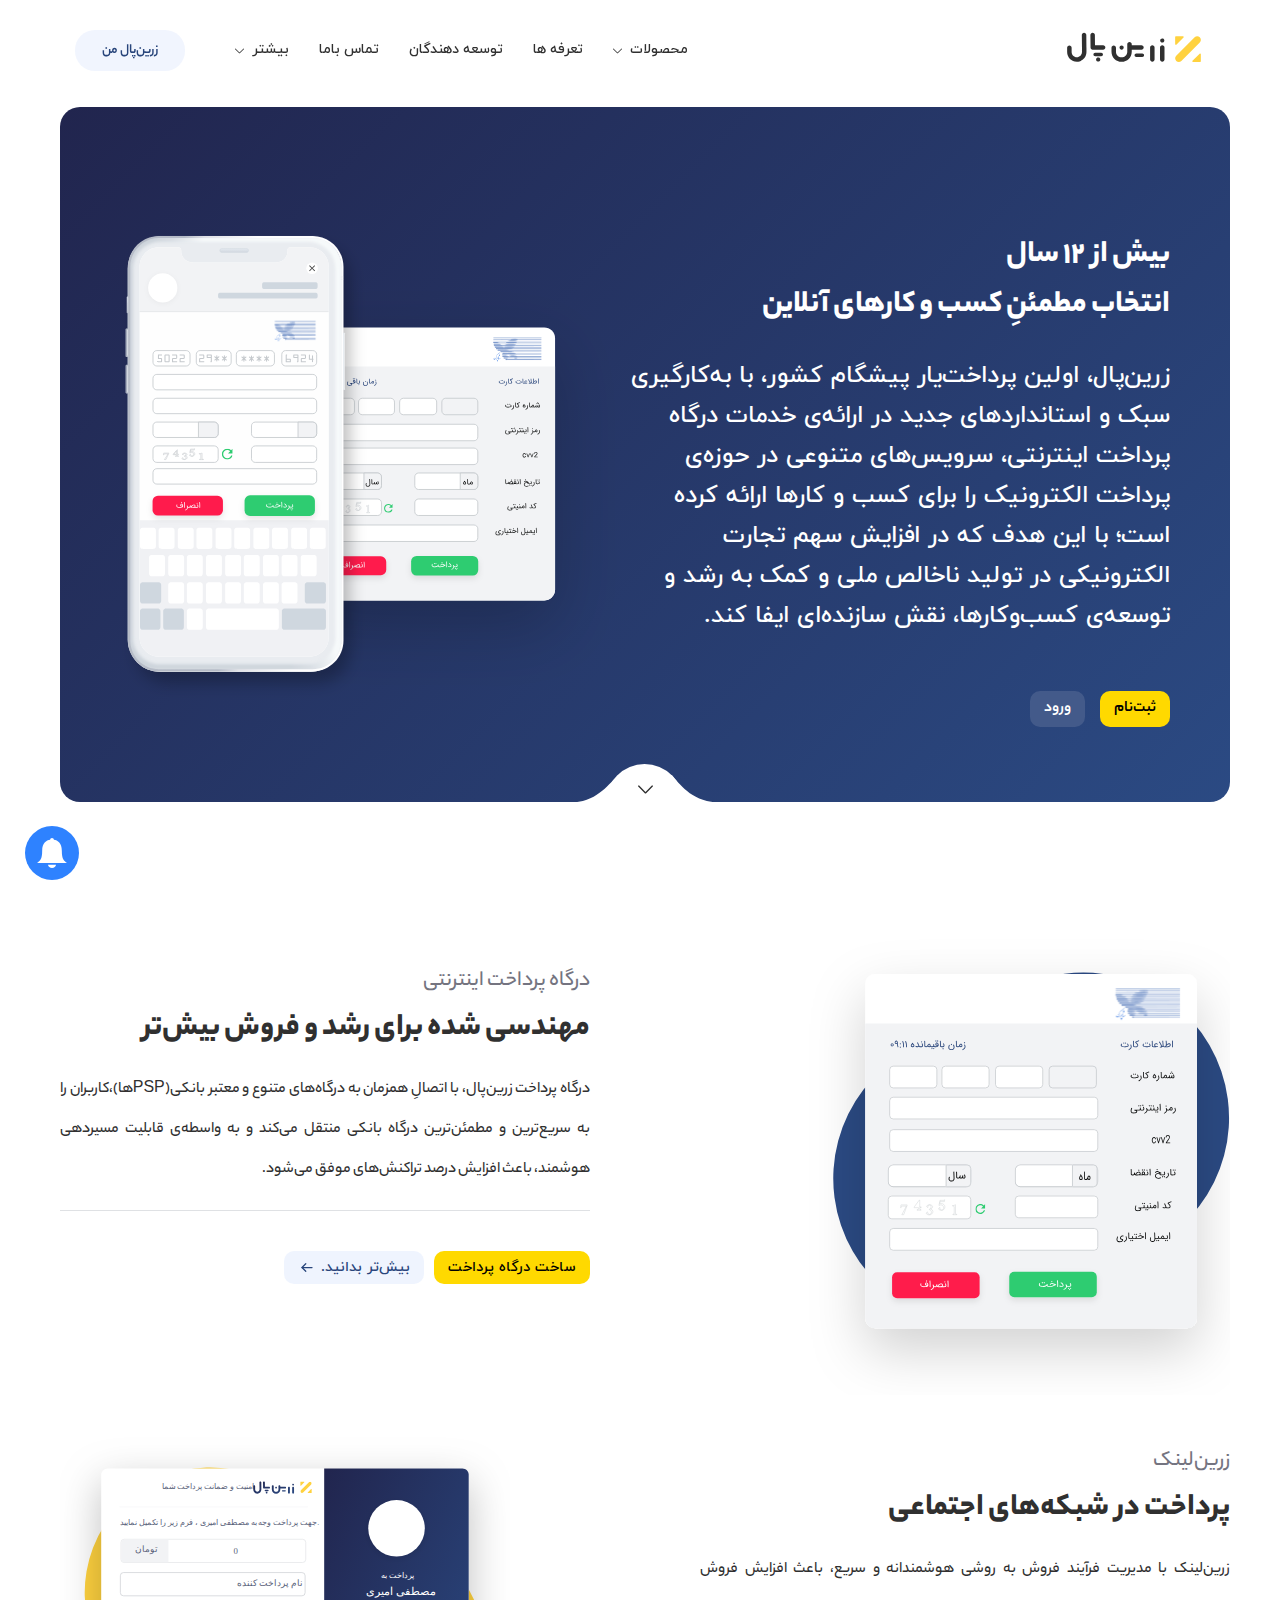
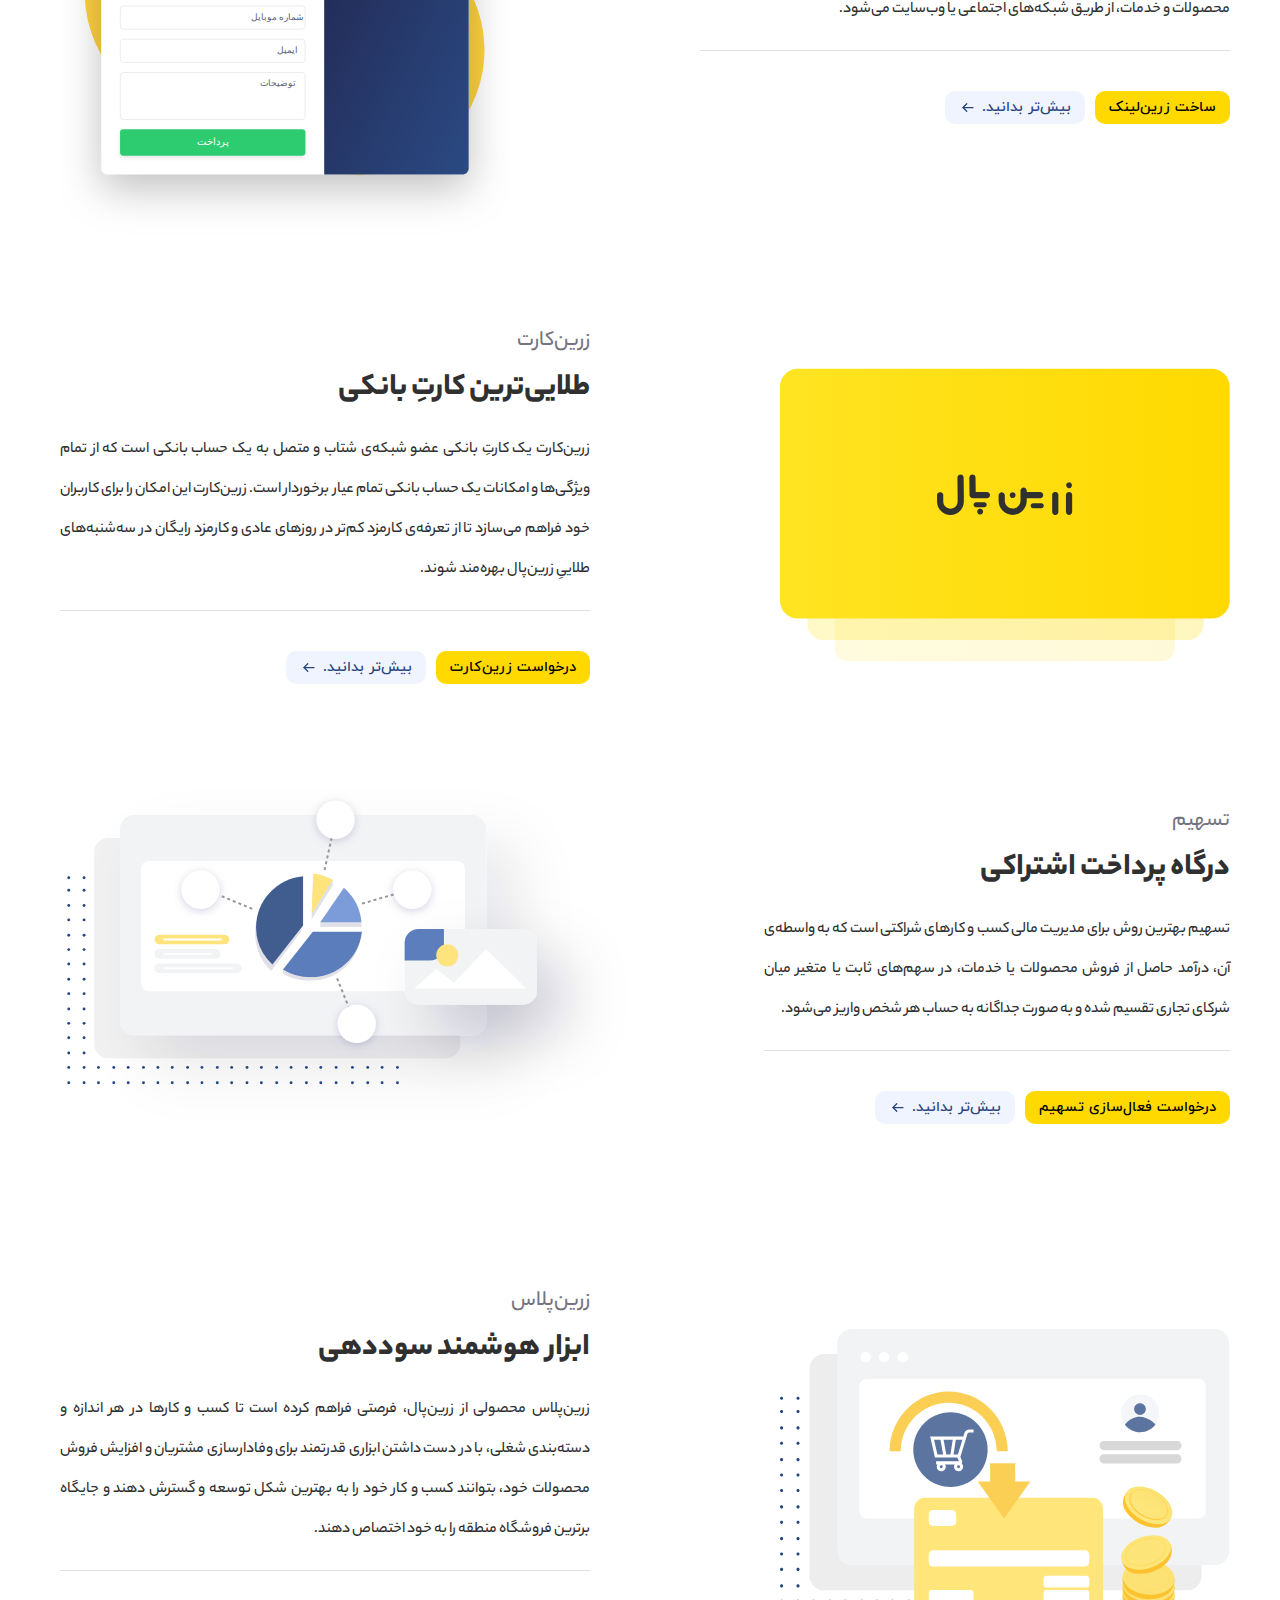
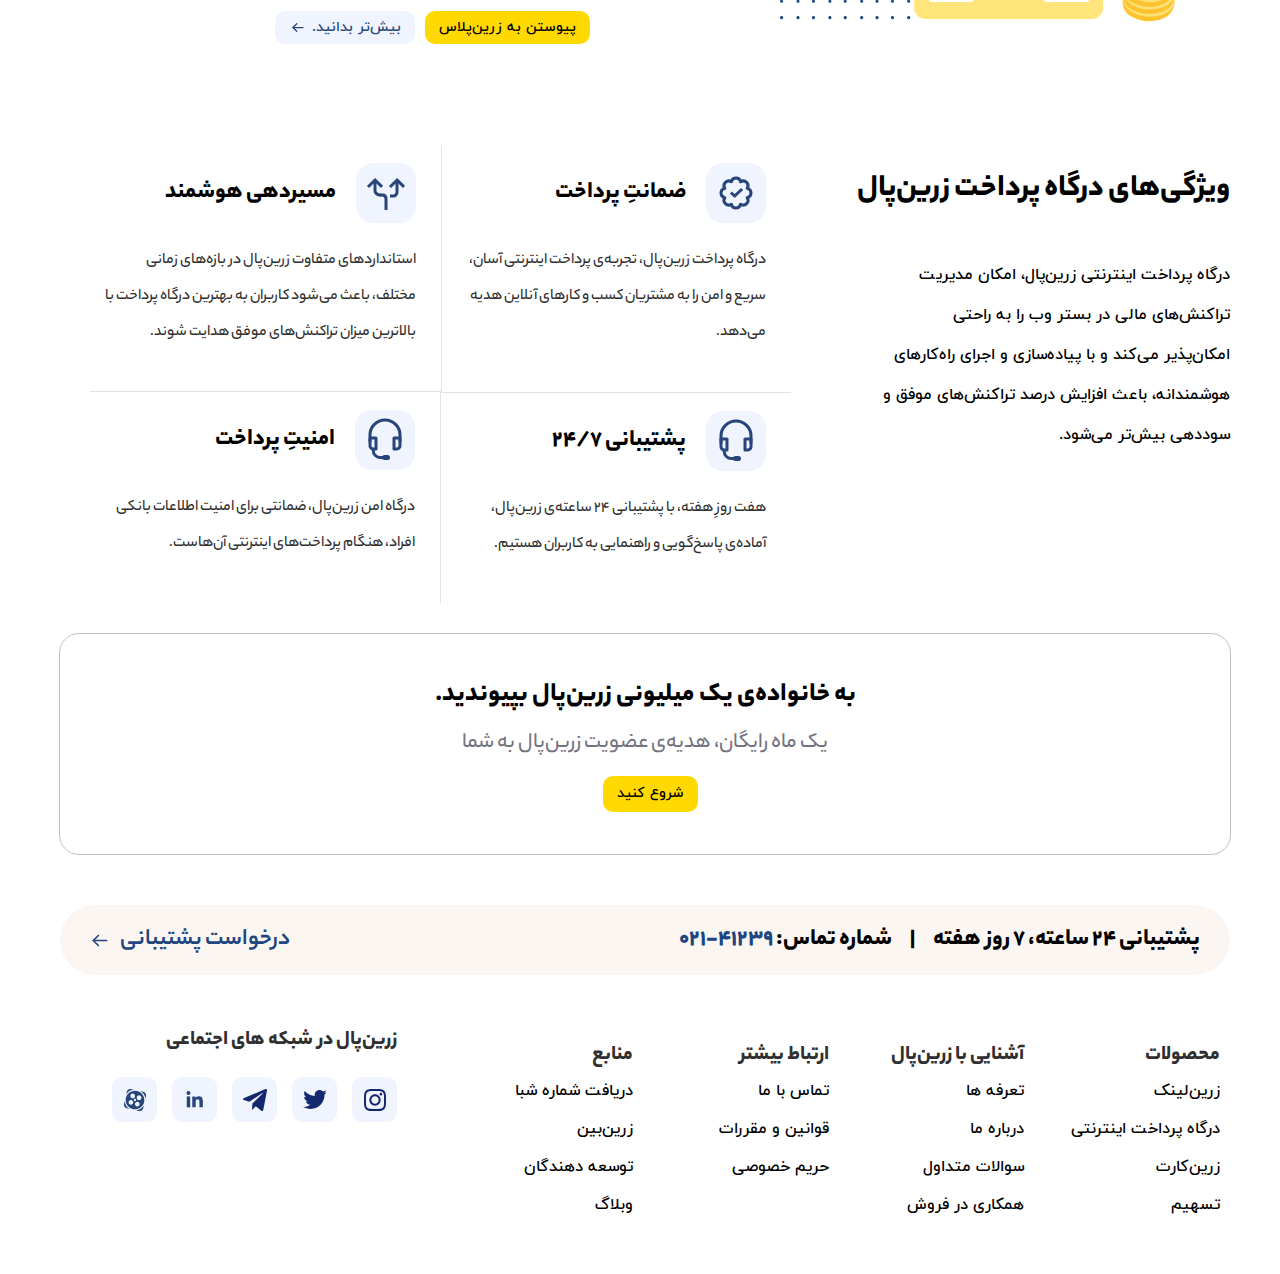
<file: index.html>
<!DOCTYPE html>
<html lang="fa" dir="rtl">

<head>
    <meta charset="UTF-8">
    <meta name="viewport" content="width=device-width, initial-scale=1.0">
    <link rel="stylesheet" href="./styles/style.css">
    <link rel="stylesheet" href="./styles/fonts.css">
    <link rel="shortcut icon" href="./images/favicon.ico">
    <meta name="keywords" content="HTML, CSS, JavaScript">
    <meta name="description" content="Test WEB , HTML , CSS ,ZarinPal ">
    <meta name="author" content="Shahab Sanei">
    <meta http-equiv="refresh" content="30">
    <meta name="viewport" content="width=device-width, initial-scale=1.0">
    <link rel="stylesheet" href="https://cdnjs.cloudflare.com/ajax/libs/font-awesome/6.1.1/css/all.min.css" integrity="sha512-KfkfwYDsLkIlwQp6LFnl8zNdLGxu9YAA1QvwINks4PhcElQSvqcyVLLD9aMhXd13uQjoXtEKNosOWaZqXgel0g==" crossorigin="anonymous" referrerpolicy="no-referrer"
    />
    <title>ZarinPal - Shahab Sanei</title>
</head>

<body>

    <header>
        <!-- Logo -->
        <div>
            <img class="logo" src="./images/logo-white.svg" alt="ZarinPal Logo">
        </div>
        <!-- Nav Bar Asli -->
        <nav>
            <ul class="header-ul">
                <li class="more-menu" id="show-product-menu">
                    <a href="#">محصولات</a>
                    <img src="./images/down-arrow-svgrepo-com.svg" alt="Arrow Down">
                    <div class="product-menu">
                        <div>
                            <a href="#">
                                <p>درگاه پرداخت</p>
                                <p>مهندسی شده برای فروش بیشتر</p>
                            </a>
                            <a href="#">
                                <p>درگاه پرداخت</p>
                                <p>مهندسی شده برای فروش بیشتر</p>
                            </a>
                            <a href="#">
                                <p>درگاه پرداخت</p>
                                <p>مهندسی شده برای فروش بیشتر</p>
                            </a>
                        </div>
                        <div>
                            <a href="#">
                                <p>زرین‌کارت</p>
                                <p>طلایی ترین کارت بانکی</p>
                            </a>
                            <a href="#">
                                <p>زرین‌کارت</p>
                                <p>طلایی ترین کارت بانکی</p>
                            </a>
                        </div>

                    </div>
                </li>
                <li>
                    <a href="#">تعرفه ها</a>
                </li>
                <li>
                    <a href="#">توسعه دهندگان</a>
                </li>
                <li>
                    <a href="#">تماس باما</a>
                </li>
                <li class="more-menu" id="show-more-menu">
                    <a href="#">بیشتر</a>
                    <img src="./images/down-arrow-svgrepo-com.svg" alt="">
                    <ul>
                        <li>
                            <a href="#">
                                <p>وبلاگ</p>
                            </a>
                        </li>
                        <li>
                            <a href="#">
                                <p>دریافت‌شماره‌شبا</p>
                            </a>
                        </li>
                        <li>
                            <a href="#">
                                <p>سوالات‌ متداول</p>
                            </a>
                        </li>
                        <li>
                            <a href="#">
                                <p>اپلیکیشن</p>
                            </a>
                        </li>
                        <li>
                            <a href="#">
                                <p>زرین‌پال</p>
                            </a>
                        </li>

                    </ul>
                </li>
                <li>
                    <a href="#">زرین‌پال من</a>
                </li>
            </ul>
        </nav>
        <!-- Hamburger Menus -->
        <!-- Logo -->
        <img class="hamburger-icon" src="./images/hamburger.svg" alt="Humbergur Menu">
        <!-- Open Menu -->
        <div class="hamburger-menu">
            <div class="cross-icon">
                <img src="./images/cross.svg" alt="Close Img">
            </div>
            <div class="hamburger-menu-items">
                <ul>
                    <li>
                        <a href="#">تعرفه ها</a>
                    </li>
                    <li>
                        <a href="#">اپلیکیشن</a>
                    </li>
                    <div class="line"></div>

                    <li>
                        <a href="#">سوالات متداول</a>
                    </li>
                    <li>
                        <a href="#">محصولات</a>
                    </li>
                    <li>
                        <a href="#">تماس باما</a>
                    </li>
                </ul>
            </div>
            <div class="more-item">
                <a href="#">زرین‌پال‌من</a>
                <img src="./images/arrow.svg" alt="Left Arrow">
            </div>
        </div>

    </header>
    <!-- Main Section -->
    <main>
        <!-- Banner Top -->
        <div class="banner">
            <div class="banner-text">
                <h3>بیش از ۱۲ سال</h3>
                <h3>انتخاب مطمئنِ کسب و کارهای آنلاین</h3>
                <p>زرین‌پال، اولین پرداخت‌یار پیشگام کشور، با به‌کارگیری سبک و استانداردهای جدید در ارائه‌ی خدمات درگاه پرداخت اینترنتی، سرویس‌های متنوعی در حوزه‌ی پرداخت الکترونیک را برای کسب و کارها ارائه کرده است؛ با این هدف که در افزایش سهم تجارت الکترونیکی
                    در تولید ناخالص ملی و کمک به رشد و توسعه‌ی کسب‌وکارها، نقش سازنده‌‌ای ایفا کند.</p>
                <div class="banner-btn">
                    <a class="register" href="#">ثبت‌نام</a>
                    <a class="login" href="#">ورود</a>
                </div>
            </div>

            <div class="banner-img">
                <img src="./images/home.svg" alt="">
            </div>

        </div>

        <div class="go-down">
            <div></div>
            <img src="./images/down-arrow-svgrepo-com.svg" alt="">
        </div>
    </main>
    <!-- Section 1 -->
    <section class="online-pay">
        <img class="section-img" src="./images/pg.svg" alt="Pay Out Img">

        <div class="section-text">
            <h2>درگاه پرداخت اینترنتی</h2>
            <h3>مهندسی شده برای رشد و فروش بیش‌تر</h3>
            <p>درگاه پرداخت زرین‌پال، با اتصالِ همزمان به درگاه‌های متنوع و معتبر بانکی(PSPها)،کاربران را به سریع‌ترین و مطمئن‌ترین درگاه بانکی منتقل می‌کند و به واسطه‌ی قابلیت مسیردهی هوشمند، باعث افزایش درصد تراکنش‌های موفق می‌شود.</p>
            <div class="section-btn">
                <a href="#" class="first-btn">
                        ساخت درگاه پرداخت
                    </a>
                <a href="#" class="tow-btn">بیش‌تر بدانید. <img src="./images/arrow.svg" alt=""></a>
            </div>
        </div>

    </section>
    <!-- Section 2 -->
    <section class="online-pay">
        <div class="section-text">
            <h2>زرین‌لینک</h2>
            <h3>پرداخت در شبکه‌های اجتماعی</h3>
            <p>زرین‌لینک با مدیریت فرآیند فروش به روشی هوشمندانه و سریع، باعث افزایش فروش محصولات و خدمات، از طریق شبکه‌های اجتماعی یا وب‌سایت می‌شود.</p>
            <div class="section-btn">
                <a href="#" class="first-btn">
                        ساخت زرین‌لینک
                    </a>
                <a href="#" class="tow-btn">بیش‌تر بدانید. <img src="./images/arrow.svg" alt=""></a>
            </div>
        </div>
        <img class="section-img" src="./images/social-image.svg" alt="Pay Out Img">
    </section>
    <!-- Section 3 -->
    <section class="online-pay">
        <img class="section-img" src="./images/zarincard.svg" alt="Pay Out Img">
        <div class="section-text">
            <h2>زرین‌کارت</h2>
            <h3>طلایی‌ترین کارتِ بانکی</h3>
            <p>زرین‌‌کارت یک کارتِ بانکی عضو شبکه‌‌ی شتاب و متصل به یک حساب بانکی است که از تمام ویژگی‌‌ها و امکانات یک حساب بانکی تمام عیار برخوردار است. زرین‌‌کارت این امکان را برای کاربران خود فراهم می‌‌سازد تا از تعرفه‌‌ی کارمزد کم‌‌تر در روزهای عادی
                و کارمزد رایگان در سه‌‌شنبه‌‌های طلاییِ زرین‌‌پال بهره‌‌مند شوند.</p>
            <div class="section-btn">
                <a href="#" class="first-btn">
                        درخواست زرین‌‌کارت
                </a>
                <a href="#" class="tow-btn">بیش‌تر بدانید. <img src="./images/arrow.svg" alt=""></a>
            </div>
        </div>
    </section>
    <!-- Section 4 -->
    <section class="online-pay">
        <div class="section-text">
            <h2>تسهیم</h2>
            <h3>درگاه پرداخت اشتراکی</h3>
            <p>تسهیم بهترین روش برای مدیریت مالی کسب‌ و کارهای شراکتی است که به واسطه‌ی آن، درآمد حاصل از فروش محصولات یا خدمات، در سهم‌های ثابت یا متغیر میان شرکای تجاری تقسیم شده و به صورت جداگانه به حساب هر شخص واریز می‌‌شود.</p>
            <div class="section-btn">
                <a href="#" class="first-btn">
                        درخواست فعال‌سازی تسهیم
                    </a>
                <a href="#" class="tow-btn">بیش‌تر بدانید. <img src="./images/arrow.svg" alt=""></a>
            </div>
        </div>
        <img style="width: 800px ;" class="section-img" src="./images/payout.svg" alt="Pay Out Img">
    </section>
    <!-- Section 5 -->
    <section class="online-pay">
        <img class="section-img" src="./images/zarinplus.svg" alt="Pay Out Img">
        <div class="section-text">
            <h2>زرین‌پلاس</h2>
            <h3>ابزار هوشمند سوددهی</h3>
            <p>زرین‌پلاس محصولی از زرین‌پال، فرصتی فراهم کرده است تا کسب و کارها در هر اندازه و دسته‌بندی شغلی، با در دست داشتن ابزاری قدرتمند برای وفادارسازی مشتریان و افزایش فروش محصولات خود، بتوانند کسب و کار خود را به بهترین شکل توسعه و گسترش دهند و
                جایگاه برترین فروشگاه منطقه را به خود اختصاص دهند.</p>
            <div class="section-btn">
                <a href="#" class="first-btn">
                        پیوستن به زرین‌پلاس
                    </a>
                <a href="#" class="tow-btn">بیش‌تر بدانید. <img src="./images/arrow.svg" alt=""></a>
            </div>
        </div>
    </section>
    <!-- Articles -->
    <article class="attributes">
        <div class="definition">
            <h3>ویژگی‌های درگاه پرداخت زرین‌پال</h3>
            <p>
                درگاه پرداخت اینترنتی زرین‌پال، امکان مدیریت تراکنش‌های مالی در بستر وب را به راحتی امکان‌پذیر می‌کند و با پیاده‌سازی و اجرای راه‌کارهای هوشمندانه، باعث افزایش درصد تراکنش‌های موفق و سوددهی بیش‌تر می‌شود.
            </p>
        </div>
        <div class="items">
            <div class="item first-item">
                <div>
                    <img src="./images/verifiedIcon.svg" />
                    <h4>ضمانتِ پرداخت</h4>
                </div>
                <p>
                    درگاه پرداخت زرین‌پال، تجربه‌ی پرداخت اینترنتی آسان، سریع و امن را به مشتریان کسب و کارهای آنلاین هدیه می‌دهد.
                </p>
            </div>
            <div class="item second-item">
                <div>
                    <img src="./images/splite.svg" />
                    <h4>مسیردهی هوشمند</h4>
                </div>
                <p>
                    استانداردهای متفاوت زرین‌پال در بازه‌های زمانی مختلف، باعث می‌شود کاربران به بهترین درگاه پرداخت با بالاترین میزان تراکنش‌های موفق هدایت شوند.
                </p>
            </div>
            <div class="item third-item">
                <div>
                    <img src="./images/support.svg" />
                    <h4>پشتیبانی ۲۴/۷</h4>
                </div>
                <p>
                    هفت روزِ هفته، با پشتیبانی ۲۴ ساعته‌ی زرین‌پال، آماده‌ی پاسخ‌گویی و راهنمایی به کاربران هستیم.
                </p>
            </div>
            <div class="item fourth-item">
                <div>
                    <img src="./images/support.svg" />
                    <h4>امنیتِ پرداخت</h4>
                </div>
                <p>
                    درگاه امن زرین‌پال، ضمانتی برای امنیت اطلاعات بانکی افراد، هنگام پرداخت‌‌های اینترنتی آن‌هاست.
                </p>
            </div>
        </div>
    </article>
    <!-- Start Box -->
    <div class="start-box">
        <h4>به خانواده‌ی یک میلیونی زرین‌پال بپیوندید.</h4>
        <p>یک ماه رایگان، هدیه‌ی عضویت زرین‌پال به شما</p>
        <a href="#">شروع کنید</a>
    </div>
    <!-- Support -->
    <div class="support">
        <div class="support-num">
            <p>
                پشتیبانی ۲۴ ساعته، ۷ روز هفته <span id="line-support">|</span> شماره تماس:
                <span id="phone-number"> ۴۱۲۳۹-۰۲۱ </span>
            </p>
        </div>
        <div class="support-req">
            <p>درخواست پشتیبانی</p>
            <img src="./images/arrow.svg" alt="">
        </div>
    </div>
    <!-- Footer -->
    <footer>
        <div class="footer-links">
            <div>
                <p>محصولات</p>
                <ul>
                    <li><a href="#">زرین‌لینک</a></li>
                    <li><a href="#">درگاه پرداخت اینترنتی</a></li>
                    <li><a href="#">زرین‌کارت</a></li>
                    <li><a href="#">تسهیم</a></li>
                </ul>
            </div>
            <div>
                <p>آشنایی با زرین‌پال</p>
                <ul>
                    <li><a href="#">تعرفه ها</a></li>
                    <li><a href="#">درباره ما</a></li>
                    <li><a href="#">سوالات متداول</a></li>
                    <li><a href="#">همکاری در فروش</a></li>
                </ul>
            </div>
            <div>
                <p>ارتباط بیشتر</p>
                <ul>
                    <li><a href="#">تماس با ما</a></li>
                    <li><a href="#">قوانین و مقررات</a></li>
                    <li><a href="#">حریم خصوصی</a></li>
                </ul>
            </div>
            <div>
                <p>منابع</p>
                <ul>
                    <li><a href="#">دریافت شماره شبا</a></li>
                    <li><a href="#">زرین‌بین</a></li>
                    <li><a href="#">توسعه دهندگان</a></li>
                    <li><a href="#">وبلاگ</a></li>
                </ul>
            </div>
        </div>
        <div class="social-media">
            <p>زرین‌پال در شبکه های اجتماعی</p>
            <div>
                <a><img src="./images/instagram.svg" /></a>
                <a><img src="./images/twitter.svg" /></a>
                <a><img src="./images/telegram.svg" /></a>
                <a><img src="./images/linkedin.svg" /></a>
                <a><img src="./images/aparat.svg" /></a>
            </div>
        </div>
    </footer>
    <div class="bell">
        <img src="./images/bell.svg" alt="Bell Img">
    </div>
    <script src="./js/script.js"></script>
</body>

</html>

<!-- Create By Shahab -->
</file>
<file: styles/style.css>
* {
    margin: 0;
    padding: 0;
}

body {
    font-family: iranyekanwebmedium, sans-serif;
}


/* Nav Bar And Header */

header {
    display: flex;
    justify-content: space-between;
    align-items: center;
    width: 1170px;
    margin: auto;
    padding: 21px 0 7px;
    background-color: rgba(255, 255, 255, 0.72);
    backdrop-filter: blur(20px);
    position: sticky;
    top: 0;
    transition: all 0.3s ease;
}

.logo {
    margin: 11px 28px;
}

.header-ul {
    display: flex;
    list-style: none;
}

.header-ul li {
    font-size: 14px;
    margin: 0 15px;
}

.header-ul li a {
    cursor: pointer;
    text-decoration: none;
    color: #303030;
}

.header-ul>li:last-child a {
    color: #28457b;
    background-color: rgba(232, 239, 254, 0.6);
    border-radius: 20px;
    padding: 10px 27px;
    margin-right: 20px;
    font-family: YekanBakhBold, sans-serif;
}

.header-ul>li:last-child a:hover {
    background-color: #fbf6d9;
    transition: .5s;
}

.more-menu {
    display: flex;
}

.more-menu img {
    width: 9px;
    margin-right: 8px;
}

.hamburger-icon {
    display: none;
    width: 27px;
}

.hamburger-menu {
    position: fixed;
    top: 0;
    right: 0;
    background-color: #fff;
    z-index: 100;
    width: 100%;
    font-family: YekanBakhBold, sans-serif;
    transform: translateY(-100%);
}

.cross-icon {
    width: 100%;
    text-align: left;
    padding: 25px 30px;
}

.cross-icon img {
    width: 20px;
    margin-left: 30px;
    text-align: left;
    padding: 25px 30px;
}

.hamburger-menu-items {
    padding: 10px 30px;
}

.hamburger-menu-items ul {
    list-style: none;
}

.hamburger-menu-items a {
    text-decoration: none;
    color: #000;
    display: inline-block;
    padding: 3px 0;
}

.line {
    height: 1px;
    background-color: #dfe1e4;
    margin: 8px 0;
}

.more-item {
    display: flex;
    background-color: #eee;
    padding: 20px 50px;
    align-items: center;
}

.more-item img {
    width: 15px;
    margin-right: 5px;
}

.more-item a {
    text-decoration: none;
    color: #28457b;
    font-size: 0.85rem;
}

.show-hamburger-menu {
    animation: fadeinDown 0.25s forwards;
}

#show-more-menu {
    position: relative;
}

#show-more-menu ul {
    position: absolute;
    top: 0;
    left: -35px;
    background-color: #fff;
    border-top: 5px solid #f8e88b;
    border-radius: 12px;
    padding-top: 20px;
    padding-bottom: 20px;
    margin-top: 23px;
    list-style: none;
    width: 123px;
    display: none;
}

#show-more-menu li {
    margin: 0;
    padding: 10px 20px;
    font-size: .8rem;
    color: #000;
}

#show-more-menu li:hover {
    background-color: rgba(232, 239, 254, 0.6);
}

#show-product-menu {
    position: relative;
}

.product-menu {
    position: absolute;
    top: 0;
    left: -135px;
    display: none;
    justify-content: flex-start;
    background-color: #fff;
    border-top: 5px solid #f8e88b;
    width: 372px;
    border-radius: 12px;
    padding-top: 5px;
    padding-bottom: 20px;
    margin-top: 23px;
}

.product-menu a:hover {
    background-color: rgba(232, 239, 254, 0.6);
}

.product-menu a p:first-child {
    color: #000;
    font-size: 0.95rem;
}

.product-menu a p:last-child {
    color: #000;
    font-size: 0.7rem;
}

.product-menu a {
    margin: 10px;
    display: block;
    padding: 10px;
    border-radius: 5px;
}


/* Animations */

@keyframes showUp {
    0% {
        opacity: 0;
    }
    100% {
        opacity: 1;
    }
}

@keyframes fadeinDown {
    0% {
        opacity: 0;
        transform: translateY(-100);
    }
    100% {
        opacity: 1;
        transform: translateY(0);
    }
}


/* Main Section */

.banner {
    display: flex;
    width: 1050px;
    padding: 124px 60px 80px;
    background-image: linear-gradient(135deg, #21254e, #2b4a83);
    border-radius: 20px;
    margin: 20px auto;
    justify-content: space-between;
}

.banner-text h3 {
    font-family: YekanBakhHeavy, sans-serif;
    font-size: 2rem;
    color: #fff;
}

.banner-text p {
    color: #fff;
    font-size: 1.5rem;
    margin: 25px 0;
    line-height: 2.5rem;
}

.banner-img img {
    width: 500px;
}

.banner-btn {
    margin-top: 60px;
}

.register {
    font-size: 1rem;
    font-family: YekanBakhBold, sans-serif;
    background-color: #ffd900;
    border-radius: 10px;
    padding: 6px 14px;
    border: none;
    margin-left: 10px;
    text-decoration: none;
    color: black;
}

.login {
    font-size: 1rem;
    font-family: YekanBakhBold, sans-serif;
    background-color: #435a8a;
    border-radius: 10px;
    padding: 6px 14px;
    border: none;
    text-decoration: none;
    color: white;
}

.go-down {
    width: 100%;
    display: flex;
    flex-direction: column;
    align-items: center;
    justify-content: center;
    position: relative;
    bottom: 58px;
}

.go-down div {
    background-image: url(/images/arrowbottom.svg);
    width: 164px;
    height: 78px;
}

.go-down img {
    width: 15px;
    position: relative;
    top: -60px;
}


/* Section One */

.online-pay {
    width: 1170px;
    margin: auto;
    display: flex;
    align-items: flex-start;
    justify-content: space-between;
}

.online-pay img {
    width: 450px;
    height: 480px;
}

.section-text {
    margin: 30px 0;
    width: 530px;
}

.section-text h2 {
    color: #747480;
    font-family: YekanBakhMedium, sans-serif;
    font-weight: 500;
    font-size: 1.4rem;
    margin: 20px 0 5px;
}

.section-text h3 {
    color: #303030;
    font-family: YekanBakhHeavy, sans-serif;
    font-weight: 600;
    font-size: 2rem;
    margin: 5px 0 10px;
}

.section-text p {
    color: #303030;
    font-family: YekanBakhMedium, sans-serif;
    text-align: justify;
    line-height: 40px;
    border-bottom: 1px solid #dfe1e4;
    padding-bottom: 20px;
    margin-top: 16px;
}

.section-btn {
    margin-top: 40px;
    display: flex;
}

.section-btn .first-btn {
    font-size: 0.9rem;
    font-family: iranyekanwebmedium, sans-serif;
    color: #000;
    background: #ffd900;
    padding: 6px 14px;
    border: none;
    border-radius: 10px;
    margin-left: 10px;
    text-decoration: none;
}

.section-btn .tow-btn {
    font-size: 0.9rem;
    font-family: iranyekanwebmedium, sans-serif;
    color: #28457b;
    background-color: rgba(232, 239, 254, 0.7);
    padding: 6px 14px;
    border-radius: 10px;
    text-decoration: none;
    display: flex;
    align-items: center;
}

.section-btn .tow-btn img {
    width: 18px;
    height: 15px;
    margin-right: 5px;
}


/* Articles */

.attributes {
    width: 1170px;
    margin: auto;
    display: flex;
    justify-content: space-between;
}

.definition {
    width: 35%;
    margin-top: 50px;
}

.definition h3 {
    font-family: YekanBakhHeavy, sans-serif;
    font-size: 2rem;
}

.definition p {
    width: 85%;
    margin-top: 40px;
    line-height: 40px;
    font-size: 1rem;
}

.items {
    display: grid;
    grid-template-columns: 1fr 1fr;
    width: 60%;
    padding: 30px;
}

.items img {
    width: 60px;
    height: 60px;
}

.items .item {
    padding: 18px 25px 20px 0;
}

.items .item div {
    display: flex;
    align-items: center;
}

.items h4 {
    font-size: 1.5rem;
    font-family: YekanBakhHeavy, sans-serif;
    margin-right: 20px;
}

.items .item p {
    margin: 20px 0 20px 10px;
    font-size: 1rem;
    font-family: YekanBakhMedium, sans-serif;
    color: #303030;
    line-height: 36px;
}

.first-item {
    border-left: 1px solid #e0e4e7;
}

.second-item {
    border-bottom: 1px solid #e0e4e7;
}

.third-item {
    border-top: 1px solid #e0e4e7;
}

.fourth-item {
    border-right: 1px solid #e0e4e7;
}


/* Start Box */

.start-box {
    width: 1170px;
    height: 220px;
    margin: auto;
    border: 1px solid silver;
    border-radius: 20px;
    display: flex;
    flex-direction: column;
    align-items: center;
    justify-content: center;
}

.start-box h4 {
    font-family: YekanBakhHeavy, sans-serif;
    font-size: 1.7rem;
}

.start-box p {
    font-family: YekanBakhMedium, sans-serif;
    font-size: 1.4rem;
    color: #747480;
    margin-top: 10px;
}

.start-box a {
    font-family: iranyekanwebmedium, sans-serif;
    font-size: 0.9rem;
    line-height: 28px;
    min-height: 28px;
    color: #000;
    background: #ffd900;
    padding: 4px 14px;
    border: none;
    border-radius: 10px;
    margin-left: 10px;
    text-decoration: none;
    margin-top: 15px;
}


/* Support  */

.support {
    width: 1110px;
    height: 70px;
    padding: 0 30px;
    margin: 50px auto;
    background-color: #fbf6f1;
    border-radius: 35px;
    display: flex;
    justify-content: space-between;
    align-items: center;
}

.support-num {
    font-family: YekanBakhHeavy, sans-serif;
    font-size: 1.5rem;
}

#line-support {
    margin: 0 15px;
}

#phone-number {
    color: #21457f;
}

.support-req {
    display: flex;
    color: #21457f;
    font-family: YekanBakhBold, sans-serif;
    font-size: 1.5rem;
}

.support-req img {
    width: 20px;
    margin-right: 10px;
}


/* Footer */

footer {
    display: flex;
    justify-content: space-between;
    width: 1170px;
    margin: auto;
}

footer .footer-links {
    display: grid;
    grid-template-columns: repeat(4, 1fr);
    width: calc((100% - 330px));
    margin-bottom: 50px;
    padding: 0 10px;
}

.social-media {
    width: 330px;
    padding: 0 30px;
    margin-bottom: 100px;
}

.social-media p {
    font-family: YekanBakhHeavy;
    font-size: 1.3rem;
    color: #303030;
}

.social-media div {
    display: flex;
    margin-top: 20px;
}

.social-media a {
    background-color: #eff4fe;
    width: 45px;
    height: 45px;
    display: flex;
    justify-content: center;
    align-items: center;
    border-radius: 10px;
    margin-left: 15px;
}

.footer-links p {
    font-size: 1.3rem;
    font-family: YekanBakhHeavy;
    margin-top: 15px;
    color: #303030;
}

.footer-links ul {
    list-style: none;
}

.footer-links a {
    text-decoration: none;
    font-size: 1rem;
    font-family: iranyekanwebmedium;
    color: #000;
}

.footer-links li {
    padding: 8px 0;
}


/* Bell Img */

.bell {
    background-color: #2e82ff;
    width: fit-content;
    padding: 7px 7px 0;
    border-radius: 50%;
    position: fixed;
    bottom: 20px;
    left: 20px;
}

.bell img {
    width: 40px;
}


/* Responsive */

@media(max-width: 1200px) {
    header {
        width: 940px;
    }
    .banner {
        width: 900px;
        padding: 60px 40px 120px;
    }
    .banner-img img {
        width: 430px;
    }
    .online-pay {
        width: 940px;
    }
    .attributes {
        width: 924px;
        padding: 0 8px;
        flex-direction: column;
    }
    .definition {
        width: 100%;
        margin-top: 40px;
    }
    .definition p {
        width: 100%;
        margin-top: 30px;
    }
    .first-item,
    .second-item,
    .third-item,
    .fourth-item {
        border: none;
    }
    .items {
        width: 90%;
        padding: 30px;
    }
    .items .item {
        padding: 18px 0 20px 50px;
    }
    .start-box {
        width: 940px;
    }
    .support {
        width: 880px;
    }
    footer {
        width: 940px;
    }
}

@media(max-width: 990px) {
    header {
        width: auto;
        padding: 20px 60px;
    }
    .header-ul li:last-child {
        display: none;
    }
    .logo {
        margin: 0;
    }
    .header-ul li {
        margin: 0 10px;
    }
    .banner {
        width: auto;
        padding: 40px 40px 85px;
        margin-left: 35px;
        margin-right: 35px;
    }
    .banner-img img {
        display: none;
    }
    .banner-text {
        text-align: center;
    }
    .banner-text p {
        margin: 5px 0;
        font-size: 1rem;
    }
    .banner-btn {
        margin-top: 20px;
    }
    .online-pay {
        width: auto;
        flex-direction: column;
        align-items: center;
    }
    .section-text {
        width: 95%;
    }
    .attributes {
        width: auto;
        padding: 0 35px;
    }
    .start-box {
        margin: 0 38px;
        width: calc(100% - 76px);
    }
    .support {
        width: calc(100% - 120px);
    }
    .support-req,
    .support-num {
        font-size: 1.1rem;
    }
    footer {
        flex-direction: column;
        width: calc(100% - 60px);
    }
    footer .footer-links {
        width: 100%;
    }
    footer .social-media {
        padding: 0 10px;
    }
}

@media(max-width: 768px) {
    .hamburger-icon {
        display: block;
    }
    .header-ul {
        display: none;
    }
    header {
        width: auto;
        padding: 10px 8px;
    }
    .banner {
        margin-left: 8px;
        margin-right: 8px;
    }
    .section-text {
        display: flex;
        flex-direction: column;
        align-items: center;
    }
    .section-text p {
        text-align: center;
    }
    .online-pay img {
        width: 460px;
        height: 480px;
    }
    .definition {
        text-align: center;
        margin-top: 90px;
    }
    .definition h3 {
        font-size: 1.6rem;
    }
    .items {
        width: 100%;
        padding: 50px 0;
    }
    .items .item {
        padding: 18px 0 20px 20px;
    }
    .start-box {
        margin: 0 8px;
        width: calc(100% - 16px);
    }
    .support {
        flex-direction: column;
        align-items: flex-start;
        background: none;
    }
    .support-req {
        background-color: #fbf6f1;
        padding: 5px 20px;
        border-radius: 35px;
        margin-top: 20px;
    }
    footer .footer-links {
        grid-template-columns: repeat(2, 1fr);
    }
    footer .footer-links div {
        margin-top: 25px;
    }
    footer {
        width: calc(100% - 120px);
        margin: 0 60px;
    }
}

@media(max-width: 575px) {
    .banner {
        padding: 80px 40px;
    }
    .banner-text h3 {
        font-size: 1.2rem;
        text-align: right;
    }
    .banner-text p {
        text-align: justify;
    }
    .section-img {
        display: none;
    }
    .section-text {
        width: 80%;
    }
    .section-text h3 {
        font-size: 1.5rem;
    }
    .items {
        padding: 50px 0;
        grid-template-columns: 1fr;
    }
    .items .item {
        padding: 18px 0;
    }
    .start-box {
        height: 120px;
    }
    .start-box h4 {
        font-size: 1.2rem;
    }
    .start-box p {
        font-size: 1rem;
    }
    .support {
        width: calc(100% - 60px);
        padding: 0;
        margin: 50px 30px;
    }
    .support-num,
    .support-req {
        font-size: 0.9rem;
    }
    footer {
        width: calc(100% - 60px);
        margin: 0 30px;
    }
    .footer-links p,
    .footer-links a {
        font-size: 0.9rem;
    }
}
</file>
<file: styles/fonts.css>
@font-face {
    font-family: 'iranyekanwebmedium';
    src: url(../fonts/iranyekanwebmedium.woff) format('woff');
}

@font-face {
    font-family: 'iranyekanwebregular';
    src: url(../fonts/iranyekanwebregular.woff) format('woff');
}

@font-face {
    font-family: 'YekanBakhBold';
    src: url(../fonts/YekanBakhBold.woff) format('woff');
}

@font-face {
    font-family: 'YekanBakhHeavy';
    src: url(../fonts/YekanBakhHeavy.woff) format('woff');
}

@font-face {
    font-family: 'YekanBakhMedium';
    src: url(../fonts/YekanBakhMedium.woff) format('woff');
}
</file>
